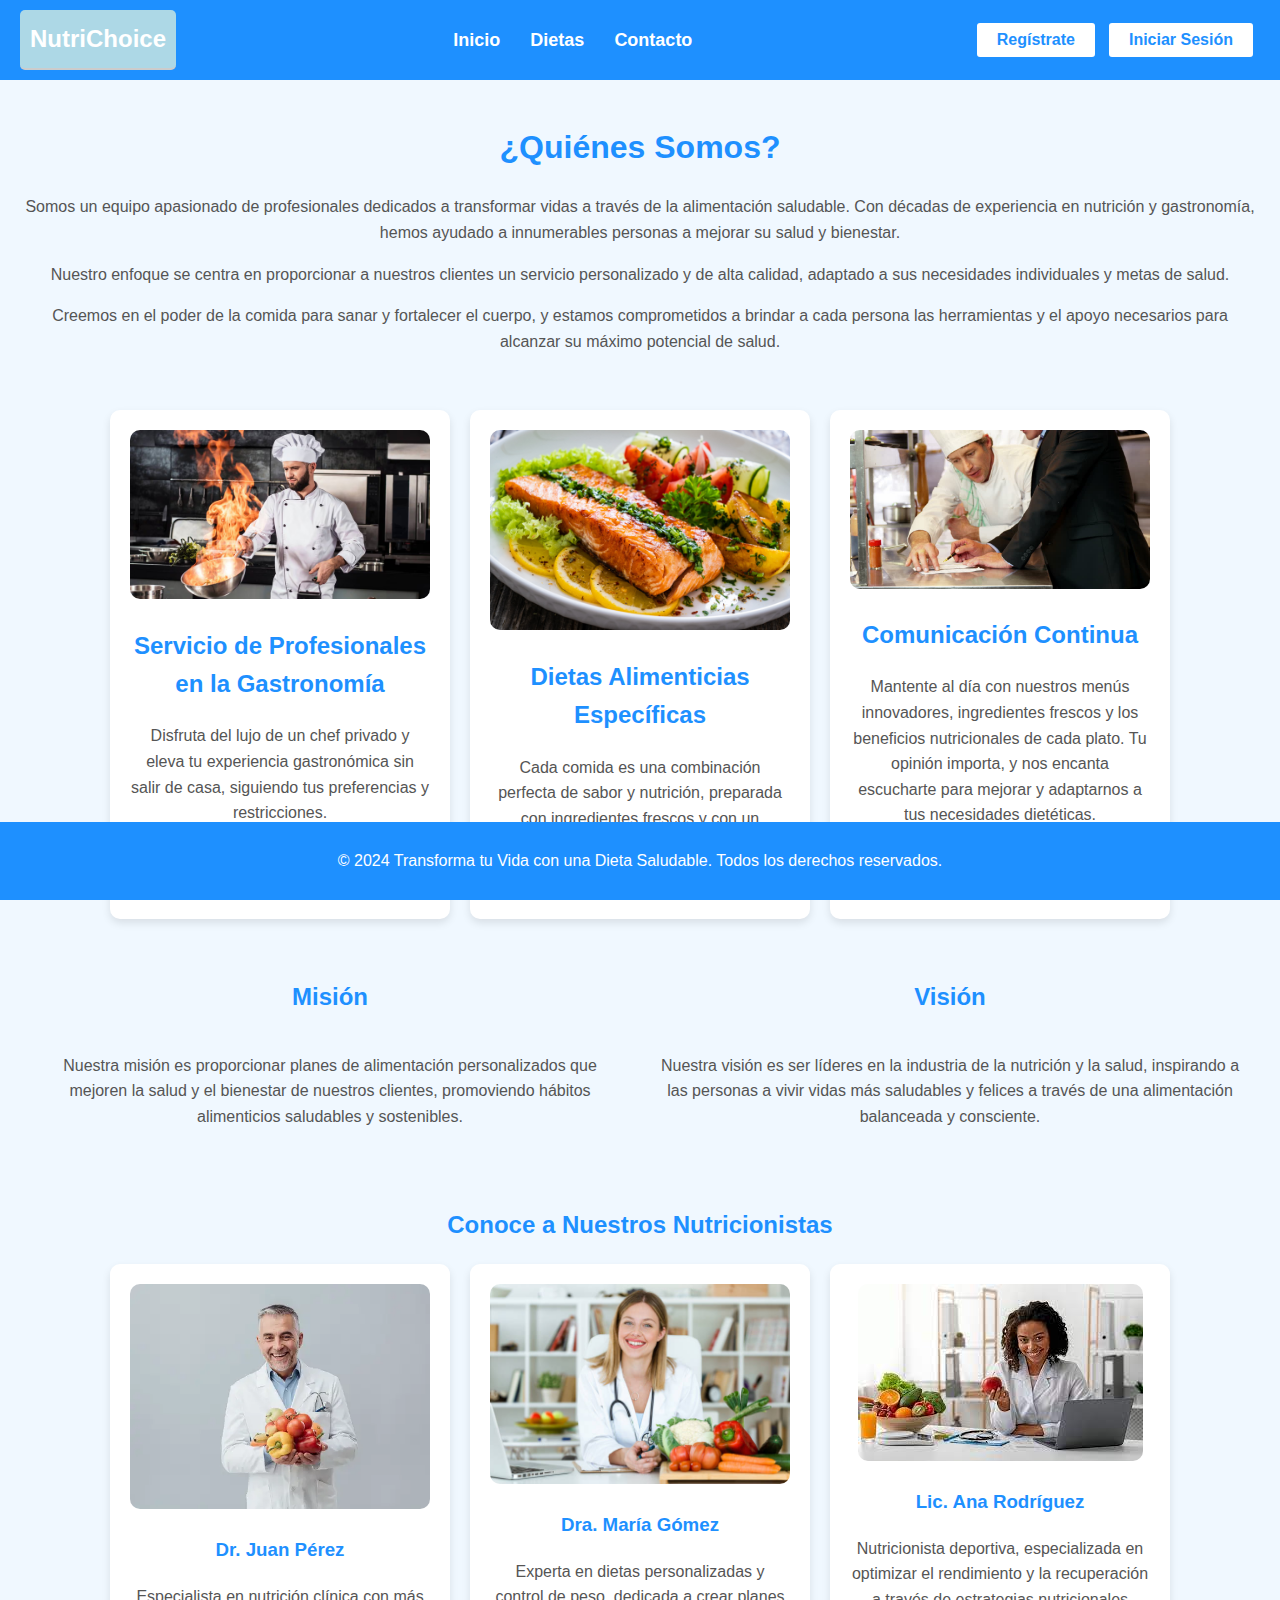
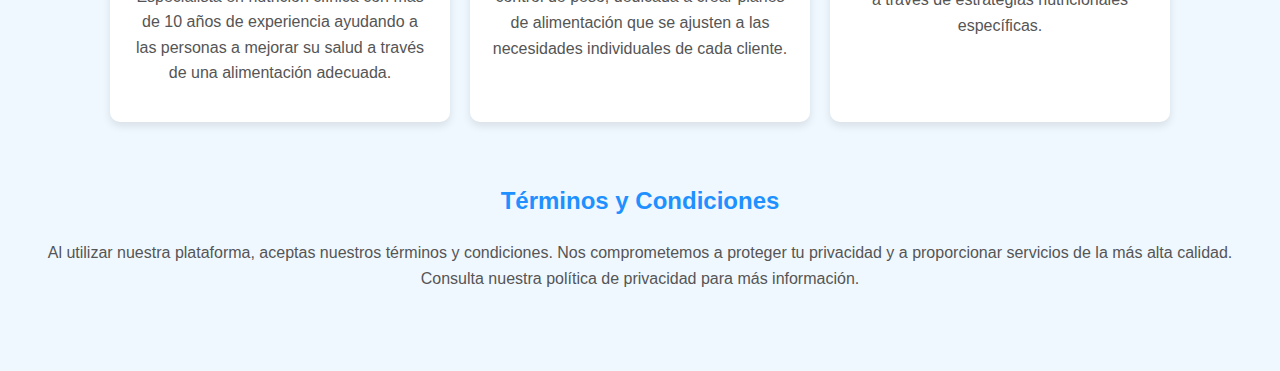
<file: index.html>
<!DOCTYPE html>
<html lang="es">
<head>
    <meta charset="UTF-8">
    <meta name="viewport" content="width=device-width, initial-scale=1.0">
    <title>Transforma tu Vida con una Dieta Saludable</title>
    <link rel="stylesheet" href="/Estilos/style.css">
</head>
<body>
    <div class="navbar">
        <div class="navbar_container">
            <h4>NutriChoice</h4>
            <div class="navbar_items">
                
                <a href="Index.html">Inicio</a>
                <a href="Estilos/view/dietas.html">Dietas</a>
                <a href="Estilos/view/contacto.html">Contacto</a>
            </div>
            <div class="navbar_buttons">
                <button class="button" onclick="location.href='Estilos/view/resgistro.html'" type="button">
                  Regístrate
                </button>
                <button class="button" onclick="location.href='Estilos/view/login.html'" type="button">
                  Iniciar Sesión
                </button>
            </div>
        </div>
    </div>

    <section class="intro">
      <h1>¿Quiénes Somos?</h1>
      <p>Somos un equipo apasionado de profesionales dedicados a transformar vidas a través de la alimentación saludable. Con décadas de experiencia en nutrición y gastronomía, hemos ayudado a innumerables personas a mejorar su salud y bienestar.</p>
      <p>Nuestro enfoque se centra en proporcionar a nuestros clientes un servicio personalizado y de alta calidad, adaptado a sus necesidades individuales y metas de salud.</p>
      <p>Creemos en el poder de la comida para sanar y fortalecer el cuerpo, y estamos comprometidos a brindar a cada persona las herramientas y el apoyo necesarios para alcanzar su máximo potencial de salud.</p>
  </section>

    <section class="services">
        <div class="container">
            <div class="card">
                <img src="Estilos/Source/img/chef.jpg" alt="Imagen 1">
                <h2>Servicio de Profesionales en la Gastronomía</h2>
                <p>Disfruta del lujo de un chef privado y eleva tu experiencia gastronómica sin salir de casa, siguiendo tus preferencias y restricciones.</p>
            </div>
            <div class="card">
                <img src="Estilos/Source/img/comida.jpg" alt="Imagen 2">
                <h2>Dietas Alimenticias Específicas</h2>
                <p>Cada comida es una combinación perfecta de sabor y nutrición, preparada con ingredientes frescos y con un profundo conocimiento de tus necesidades.</p>
            </div>
            <div class="card">
                <img src="Estilos/Source/img/comunicacion.jpg" alt="Imagen 3">
                <h2>Comunicación Continua</h2>
                <p>Mantente al día con nuestros menús innovadores, ingredientes frescos y los beneficios nutricionales de cada plato. Tu opinión importa, y nos encanta escucharte para mejorar y adaptarnos a tus necesidades dietéticas.</p>
            </div>
        </div>
    </section>

    <section class="mission-vision">
      <div class="mission">
          <h2>Misión</h2>
          <div class="mission_info">
              
              <p>Nuestra misión es proporcionar planes de alimentación personalizados que mejoren la salud y el bienestar de nuestros clientes, promoviendo hábitos alimenticios saludables y sostenibles.</p>
          </div>
      </div>
      <div class="vision">
          <h2>Visión</h2>
          <div class="vision_info">
              
              <p>Nuestra visión es ser líderes en la industria de la nutrición y la salud, inspirando a las personas a vivir vidas más saludables y felices a través de una alimentación balanceada y consciente.</p>
          </div>
      </div>
  </section>

    <section class="team">
        <h2>Conoce a Nuestros Nutricionistas</h2>
        <div class="container">
            <div class="card">
                <img src="/Estilos/Source/img/nutricionista.webp" alt="Nutricionista 1">
                <h3>Dr. Juan Pérez</h3>
                <p>Especialista en nutrición clínica con más de 10 años de experiencia ayudando a las personas a mejorar su salud a través de una alimentación adecuada.</p>
            </div>
            <div class="card">
                <img src="/Estilos/Source/img/nutricionista2.jpg" alt="Nutricionista 2">
                <h3>Dra. María Gómez</h3>
                <p>Experta en dietas personalizadas y control de peso, dedicada a crear planes de alimentación que se ajusten a las necesidades individuales de cada cliente.</p>
            </div>
            <div class="card">
                <img src="/Estilos/Source/img/nutricionista3.jpeg" alt="Nutricionista 3">
                <h3>Lic. Ana Rodríguez</h3>
                <p>Nutricionista deportiva, especializada en optimizar el rendimiento y la recuperación a través de estrategias nutricionales específicas.</p>
            </div>
        </div>
    </section>



    <section class="terms-conditions" style="padding-bottom: 5%;">
        <h2>Términos y Condiciones</h2>
        <p>Al utilizar nuestra plataforma, aceptas nuestros términos y condiciones. Nos comprometemos a proteger tu privacidad y a proporcionar servicios de la más alta calidad. Consulta nuestra política de privacidad para más información.</p>
    </section>

    <footer >
        <p>&copy; 2024 Transforma tu Vida con una Dieta Saludable. Todos los derechos reservados.</p>
    </footer>
</body>
</html>
</file>
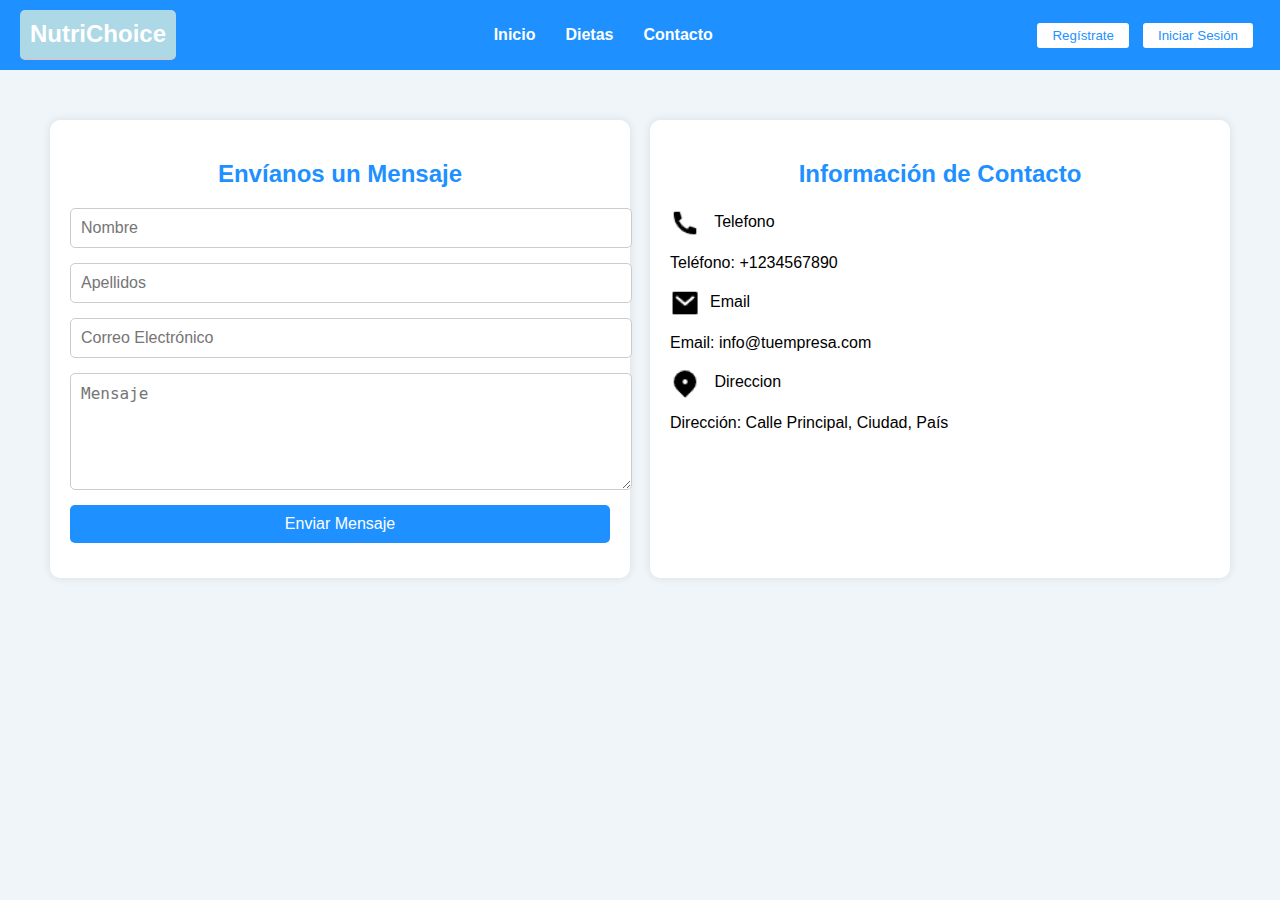
<file: Estilos/view/contacto.html>
<!DOCTYPE html>
<html lang="es">
<head>
    <meta charset="UTF-8">
    <meta name="viewport" content="width=device-width, initial-scale=1.0">
    <title>Contacto</title>
    <link rel="stylesheet" href="/Estilos/contacto.css">
</head>
<body>
    <div class="navbar">
        <div class="navbar_container">
            <h4>NutriChoice</h4>
            <div class="navbar_items">
                <a href="../../Index.html">Inicio</a>
                <a href="dietas.html">Dietas</a>
                <a href="contacto.html">Contacto</a>
            </div>
            <div class="navbar_buttons">
                <button class="button" onclick="location.href='resgistro.html'" type="button">
                  Regístrate
                </button>
                <button class="button" onclick="location.href='login.html'" type="button">
                  Iniciar Sesión
                </button>
            </div>
        </div>
    </div>

    <div class="container">
        <div class="contact-form">
            <h2>Envíanos un Mensaje</h2>
            <form action="#" method="POST">
                <input type="text" name="nombre" placeholder="Nombre" required>
                <input type="text" name="apellidos" placeholder="Apellidos" required>
                <input type="email" name="email" placeholder="Correo Electrónico" required>
                <textarea name="mensaje" placeholder="Mensaje" rows="5" required></textarea>
                <button type="submit">Enviar Mensaje</button>
            </form>
        </div>
        <div class="contact-info">
            <h2>Información de Contacto</h2>
            <div class="contact-item">
                <img src="../Source/img/phone-fill.png" alt="Teléfono"> Telefono
                <p>Teléfono: +1234567890</p>
            </div>
            <div class="contact-item">
                <img src="../Source/img/mail-fill.png" alt="Correo electrónico">Email
                <p>Email: info@tuempresa.com</p>
            </div>
            <div class="contact-item">
                <img src="../Source/img/map-pin-2-fill.png" alt="Dirección"> Direccion 
                <p>Dirección: Calle Principal, Ciudad, País</p>
            </div>
            <!-- Agrega más información de contacto si es necesario -->
        </div>
    </div>
</body>
</html>
</file>
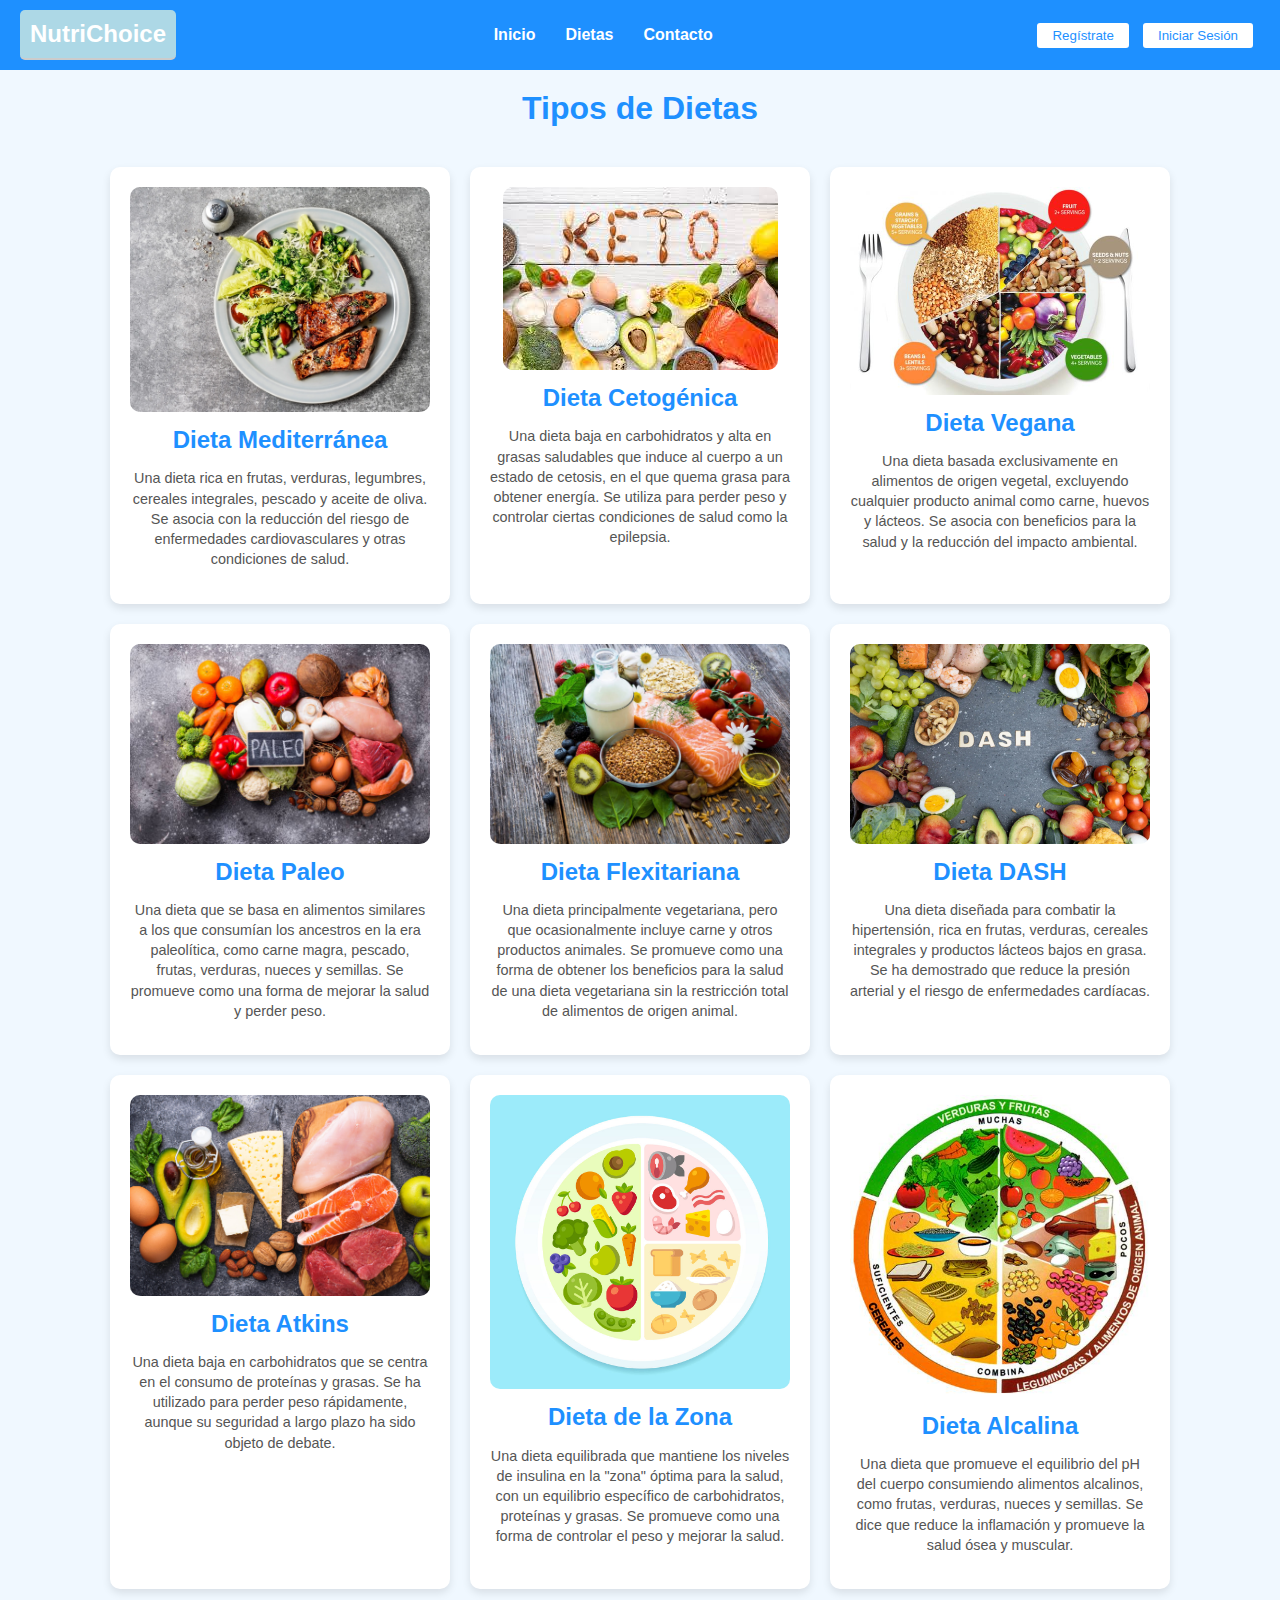
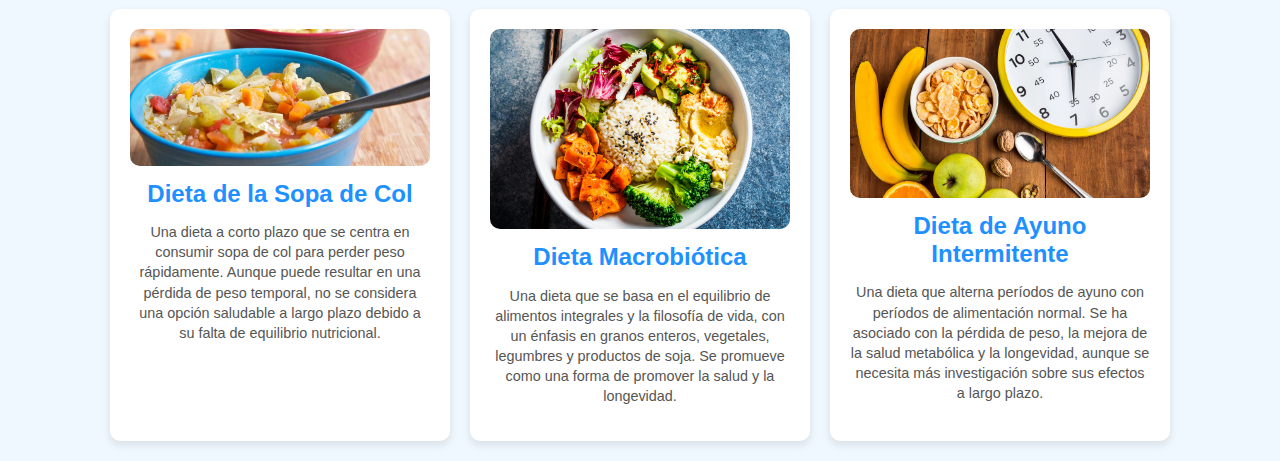
<file: Estilos/view/dietas.html>
<!DOCTYPE html>
<html lang="es">
<head>
    <meta charset="UTF-8">
    <meta name="viewport" content="width=device-width, initial-scale=1.0">
    <title>10 Tipos de Dietas</title>
    <link rel="stylesheet" href="../dietas.css">
</head>
<body>
    <div class="navbar">
        <div class="navbar_container">
            <h4>NutriChoice</h4>
            <div class="navbar_items">
                <a href="../../Index.html">Inicio</a>
                <a href="dietas.html">Dietas</a>
                <a href="contacto.html">Contacto</a>
            </div>
            <div class="navbar_buttons">
                <button class="button" onclick="location.href='registro.html'" type="button">
                  Regístrate
                </button>
                <button class="button" onclick="location.href='login.html'" type="button">
                  Iniciar Sesión
                </button>
            </div>
        </div>
    </div>

    <h1>Tipos de Dietas</h1>
    <div class="card-container">
        <!-- Repite este bloque para cada dieta -->
        <div class="card">
            <img src="../Source/img/DIETA mediterrania.jpg" alt="Imagen de la Dieta Mediterránea">
            <h2>Dieta Mediterránea</h2>
            <p>Una dieta rica en frutas, verduras, legumbres, cereales integrales, pescado y aceite de oliva. Se asocia con la reducción del riesgo de enfermedades cardiovasculares y otras condiciones de salud.</p>
        </div>
        
        <div class="card">
            <img src="../Source/img/keto.jpeg" alt="Imagen de la Dieta Cetogénica">
            <h2>Dieta Cetogénica</h2>
            <p>Una dieta baja en carbohidratos y alta en grasas saludables que induce al cuerpo a un estado de cetosis, en el que quema grasa para obtener energía. Se utiliza para perder peso y controlar ciertas condiciones de salud como la epilepsia.</p>
        </div>
        
        <div class="card">
            <img src="../Source/img/vegana.jpg" alt="Imagen de la Dieta Vegana">
            <h2>Dieta Vegana</h2>
            <p>Una dieta basada exclusivamente en alimentos de origen vegetal, excluyendo cualquier producto animal como carne, huevos y lácteos. Se asocia con beneficios para la salud y la reducción del impacto ambiental.</p>
        </div>
        
        <div class="card">
            <img src="../Source/img/paleo.jpg" alt="Imagen de la Dieta Paleo">
            <h2>Dieta Paleo</h2>
            <p>Una dieta que se basa en alimentos similares a los que consumían los ancestros en la era paleolítica, como carne magra, pescado, frutas, verduras, nueces y semillas. Se promueve como una forma de mejorar la salud y perder peso.</p>
        </div>
        
        <div class="card">
            <img src="../Source/img/flexitariana.jpeg" alt="Imagen de la Dieta Flexitariana">
            <h2>Dieta Flexitariana</h2>
            <p>Una dieta principalmente vegetariana, pero que ocasionalmente incluye carne y otros productos animales. Se promueve como una forma de obtener los beneficios para la salud de una dieta vegetariana sin la restricción total de alimentos de origen animal.</p>
        </div>
        
        <div class="card">
            <img src="../Source/img/dieta-dash.jpg" alt="Imagen de la Dieta DASH">
            <h2>Dieta DASH</h2>
            <p>Una dieta diseñada para combatir la hipertensión, rica en frutas, verduras, cereales integrales y productos lácteos bajos en grasa. Se ha demostrado que reduce la presión arterial y el riesgo de enfermedades cardíacas.</p>
        </div>
        
        <div class="card">
            <img src="../Source/img/Atkins.jpg" alt="Imagen de la Dieta Atkins">
            <h2>Dieta Atkins</h2>
            <p>Una dieta baja en carbohidratos que se centra en el consumo de proteínas y grasas. Se ha utilizado para perder peso rápidamente, aunque su seguridad a largo plazo ha sido objeto de debate.</p>
        </div>
        
        <div class="card">
            <img src="../Source/img/Dieta-de-la-zona-.jpg" alt="Imagen de la Dieta de la Zona">
            <h2>Dieta de la Zona</h2>
            <p>Una dieta equilibrada que mantiene los niveles de insulina en la "zona" óptima para la salud, con un equilibrio específico de carbohidratos, proteínas y grasas. Se promueve como una forma de controlar el peso y mejorar la salud.</p>
        </div>
        
        <div class="card">
            <img src="../Source/img/Alcalina.jpeg" alt="Imagen de la Dieta Alcalina">
            <h2>Dieta Alcalina</h2>
            <p>Una dieta que promueve el equilibrio del pH del cuerpo consumiendo alimentos alcalinos, como frutas, verduras, nueces y semillas. Se dice que reduce la inflamación y promueve la salud ósea y muscular.</p>
        </div>
        
        <div class="card">
            <img src="../Source/img/dieta-sopa-de-col.jpg" alt="Imagen de la Dieta de la Sopa de Col">
            <h2>Dieta de la Sopa de Col</h2>
            <p>Una dieta a corto plazo que se centra en consumir sopa de col para perder peso rápidamente. Aunque puede resultar en una pérdida de peso temporal, no se considera una opción saludable a largo plazo debido a su falta de equilibrio nutricional.</p>
        </div>
        
        <div class="card">
            <img src="../Source/img/Dieta Macrobiótica.jpg" alt="Imagen de la Dieta Macrobiótica">
            <h2>Dieta Macrobiótica</h2>
            <p>Una dieta que se basa en el equilibrio de alimentos integrales y la filosofía de vida, con un énfasis en granos enteros, vegetales, legumbres y productos de soja. Se promueve como una forma de promover la salud y la longevidad.</p>
        </div>
        
        <div class="card">
            <img src="../Source/img/Dieta de Ayuno Intermitente.jpg" alt="Imagen de la Dieta de Ayuno Intermitente">
            <h2>Dieta de Ayuno Intermitente</h2>
            <p>Una dieta que alterna períodos de ayuno con períodos de alimentación normal. Se ha asociado con la pérdida de peso, la mejora de la salud metabólica y la longevidad, aunque se necesita más investigación sobre sus efectos a largo plazo.</p>
        </div>
        <!-- Fin del bloque -->
    </div>
</body>
</html>
</file>
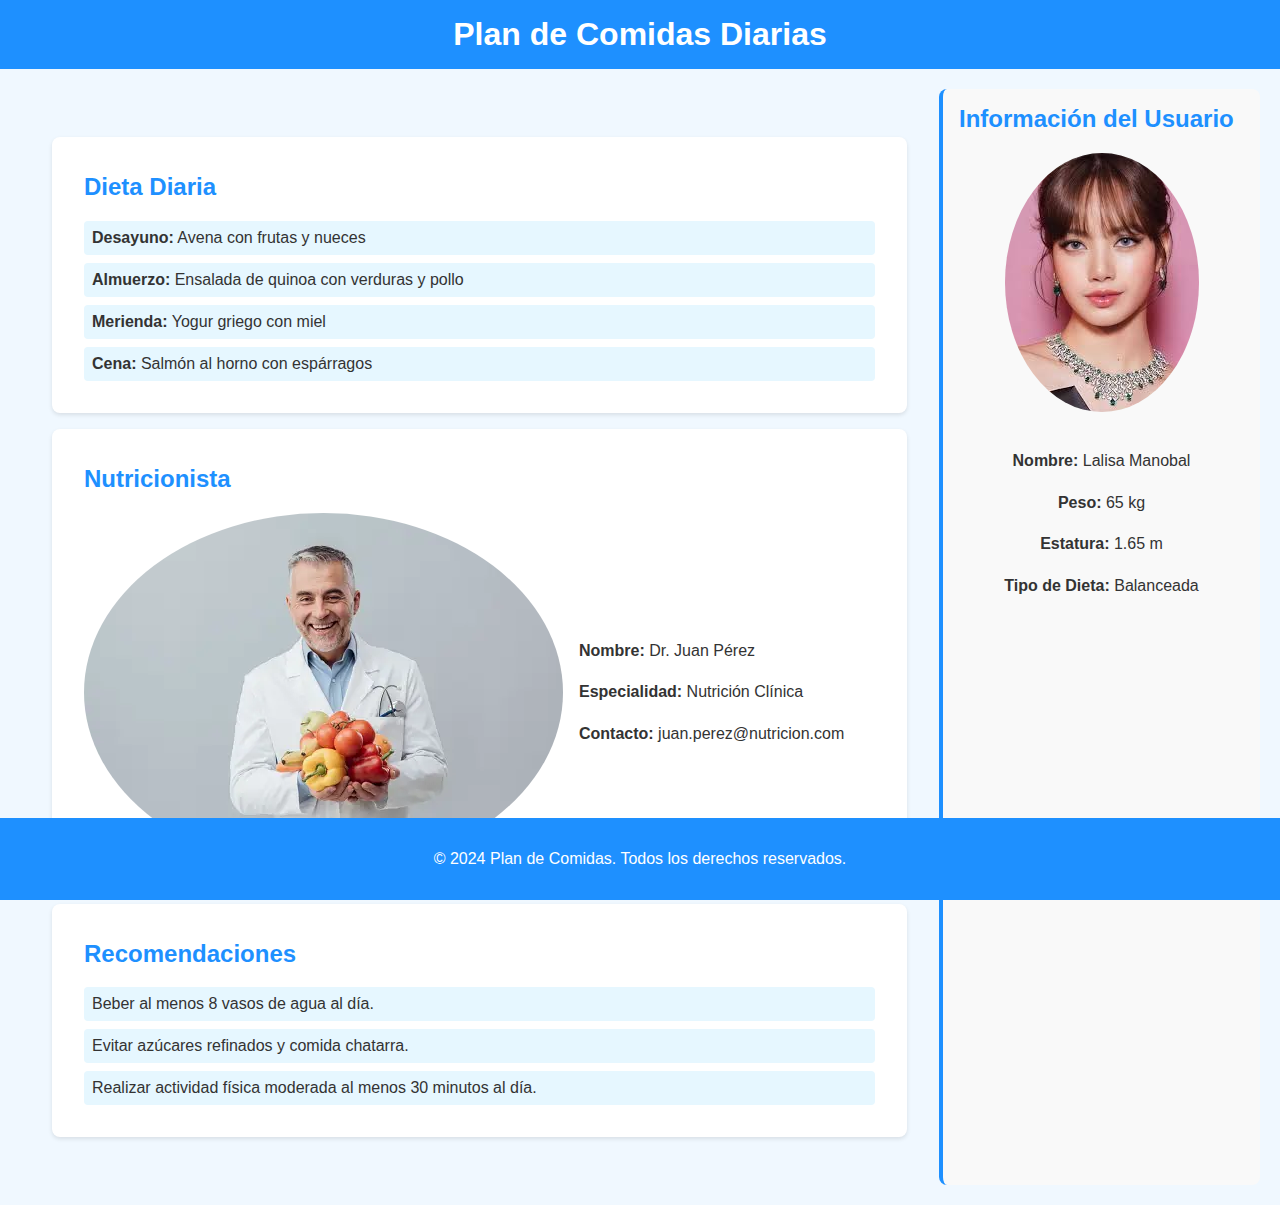
<file: Estilos/view/inicio_sesion.html>
<!DOCTYPE html>
<html lang="es">
<head>
    <meta charset="UTF-8">
    <meta name="viewport" content="width=device-width, initial-scale=1.0">
    <title>Plan de Comidas</title>
    <link rel="stylesheet" href="../inicio.css">
</head>
<body>
    <header>
        <h1>Plan de Comidas Diarias</h1>
    </header>
    <div class="container">
        <main>
            <section class="diet-plan">
                <h2>Dieta Diaria</h2>
                <ul>
                    <li><strong>Desayuno:</strong> Avena con frutas y nueces</li>
                    <li><strong>Almuerzo:</strong> Ensalada de quinoa con verduras y pollo</li>
                    <li><strong>Merienda:</strong> Yogur griego con miel</li>
                    <li><strong>Cena:</strong> Salmón al horno con espárragos</li>
                </ul>
            </section>
            <section class="nutritionist-info">
                <h2>Nutricionista</h2>
                <div class="nutri-card">
                    <img src="../Source/img/nutricionista.webp" alt="Dr. Juan Pérez">
                    <div class="nutri-details">
                        <p><strong>Nombre:</strong> Dr. Juan Pérez</p>
                        <p><strong>Especialidad:</strong> Nutrición Clínica</p>
                        <p><strong>Contacto:</strong> juan.perez@nutricion.com</p>
                    </div>
                </div>
            </section>
            <section class="recommendations">
                <h2>Recomendaciones</h2>
                <ul>
                    <li>Beber al menos 8 vasos de agua al día.</li>
                    <li>Evitar azúcares refinados y comida chatarra.</li>
                    <li>Realizar actividad física moderada al menos 30 minutos al día.</li>
                </ul>
            </section>
        </main>
        <aside>
            <h2>Información del Usuario</h2>
            <div class="user-info">
                <img src="../Source/img/lisa.jpeg" alt="María Gómez">
                <div class="user-details">
                    <p><strong>Nombre:</strong> Lalisa Manobal</p>
                    <p><strong>Peso:</strong> 65 kg</p>
                    <p><strong>Estatura:</strong> 1.65 m</p>
                    <p><strong>Tipo de Dieta:</strong> Balanceada</p>
                </div>
            </div>
        </aside>
    </div>
    <footer>
        <p>&copy; 2024 Plan de Comidas. Todos los derechos reservados.</p>
    </footer>
</body>
</html>
</file>
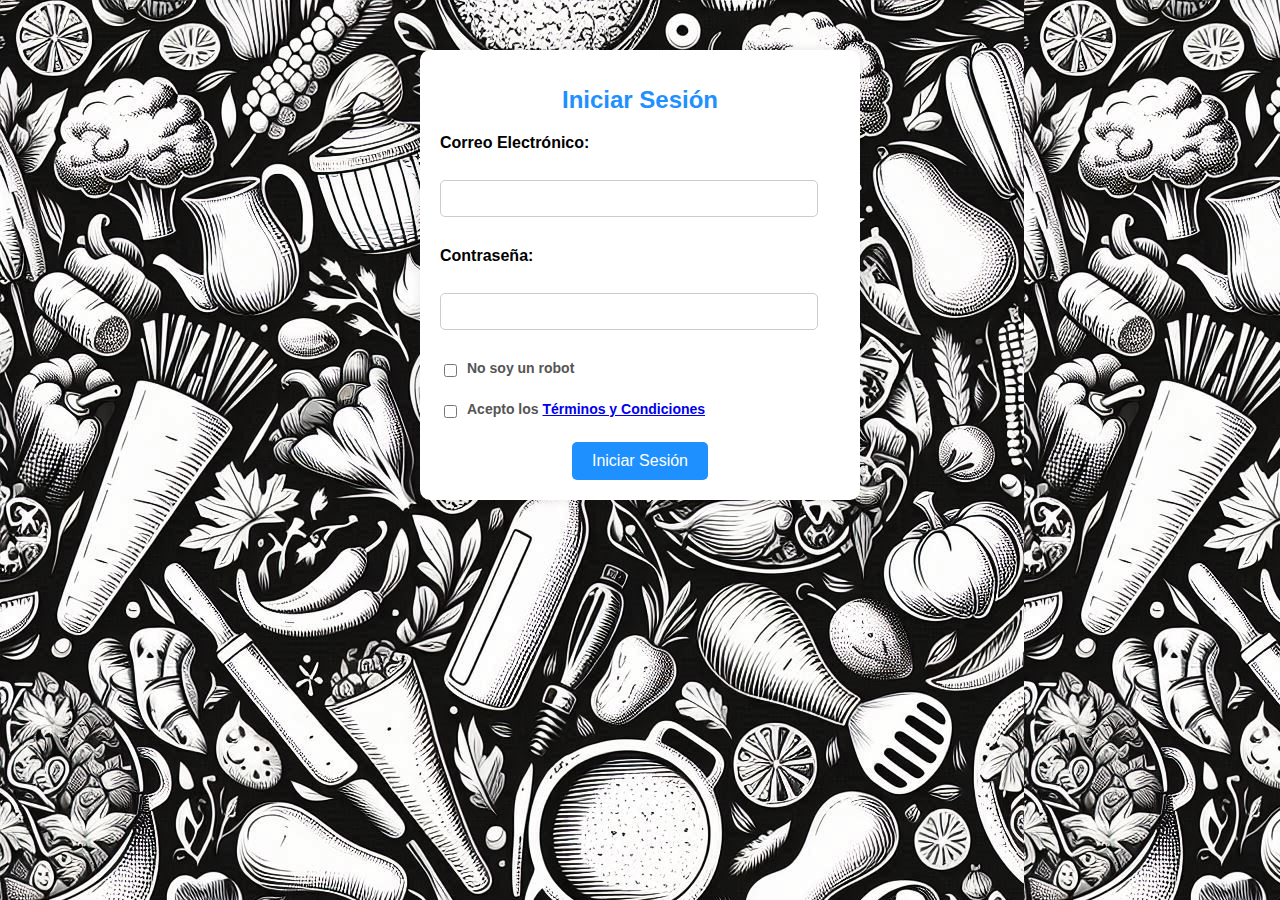
<file: Estilos/view/login.html>
<!DOCTYPE html>
<html lang="es">
<head>
    <meta charset="UTF-8">
    <meta name="viewport" content="width=device-width, initial-scale=1.0">
    <title>Iniciar Sesión</title>
    <link rel="stylesheet" href="../login.css">
</head>
<body>
    <div class="login-container">
        <form>
            <h1>Iniciar Sesión</h1>
            <div class="input-group">
                <label for="correo">Correo Electrónico:</label><br>
                <input type="email" id="correo" name="correo" required><br>
            </div>
            <div class="input-group">
                <label for="password">Contraseña:</label><br>
                <input type="password" id="password" name="password" required><br>
            </div>
            <div class="input-group checkbox-group">
                <input type="checkbox" id="robot" name="robot" required>
                <label for="robot">No soy un robot</label><br>
            </div>
            <div class="input-group checkbox-group">
                <input type="checkbox" id="terms" name="terms" required>
                <label for="terms">Acepto los <a href="#">Términos y Condiciones</a></label><br>
            </div>
            <input onclick="location.href='inicio_sesion.html'" type="button" value="Iniciar Sesión">
        </form>
    </div>
</body>
</html>
</file>
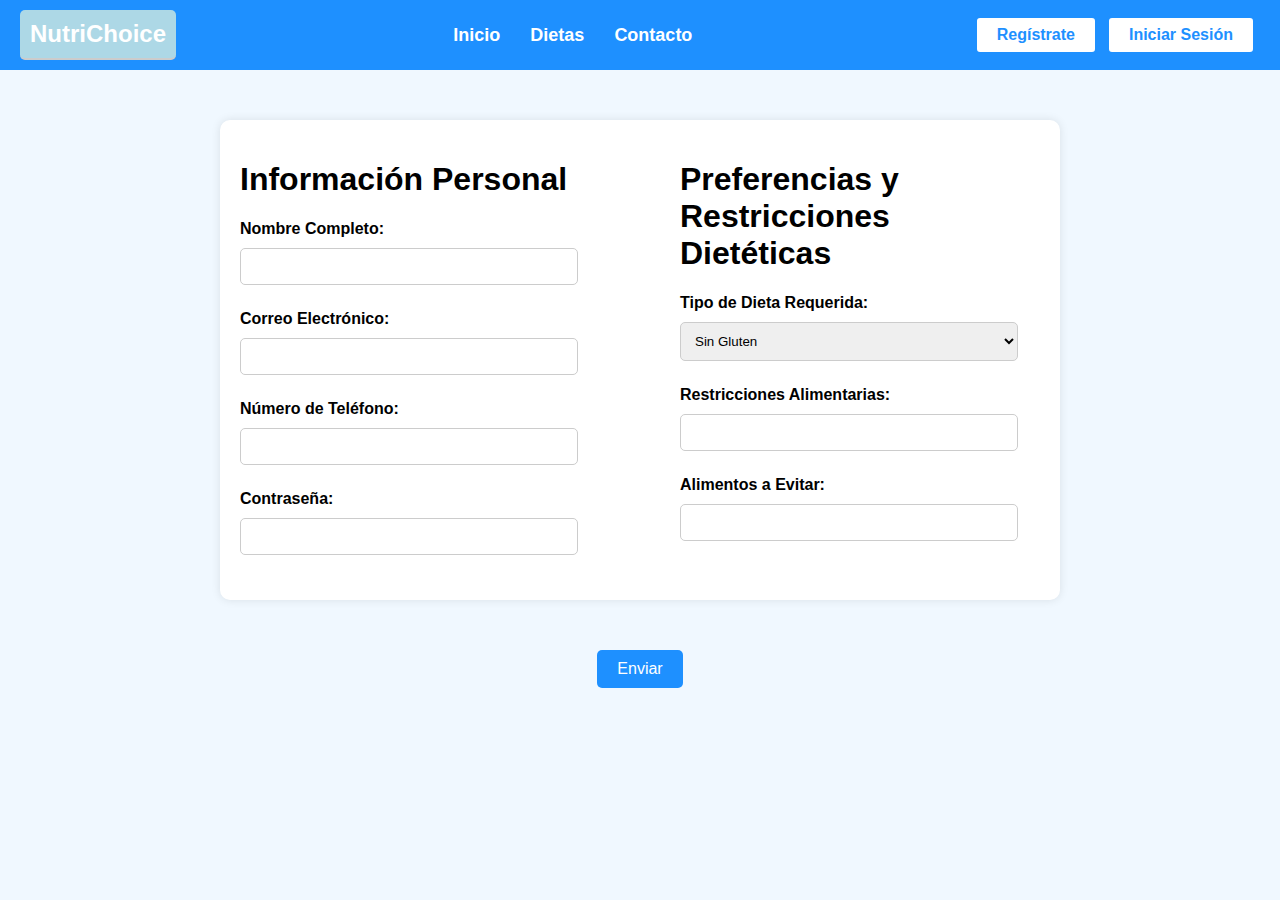
<file: Estilos/view/resgistro.html>
<!DOCTYPE html>
<html lang="es">
<head>
    <meta charset="UTF-8">
    <meta name="viewport" content="width=device-width, initial-scale=1.0">
    <title>Formulario de Información Personal</title>
    <link rel="stylesheet" href="../register.css">
</head>
<body>
    
    <div class="navbar">
        <div class="navbar_container">
            <h4>NutriChoice</h4>
            <div class="navbar_items">
                <a href="../../Index.html">Inicio</a>
                <a href="../view/dietas.html">Dietas</a>
                <a href="contacto.html">Contacto</a>
            </div>
            <div class="navbar_buttons">
                <button class="button" onclick="location.href='registro.html'" type="button">
                  Regístrate
                </button>
                <button class="button" onclick="location.href='login.html'" type="button">
                  Iniciar Sesión
                </button>
            </div>
        </div>
    </div>
    <form>
        <div class="form-container">
            <div class="form-column">
                <h1>Información Personal</h1>
                <div class="form-group">
                    <label for="nombre">Nombre Completo:</label>
                    <input type="text" id="nombre" name="nombre" required>
                </div>
                <div class="form-group">
                    <label for="correo">Correo Electrónico:</label>
                    <input type="email" id="correo" name="correo" required>
                </div>
                <div class="form-group">
                    <label for="telefono">Número de Teléfono:</label>
                    <input type="tel" id="telefono" name="telefono">
                </div>
                <div class="form-group">
                    <label for="contrasena">Contraseña:</label>
                    <input type="password" id="contrasena" name="contrasena" required>
                </div>
            </div>
            <div class="form-column">
                <h1>Preferencias y Restricciones Dietéticas</h1>
                <div class="form-group">
                    <label for="dieta">Tipo de Dieta Requerida:</label>
                    <select id="dieta" name="dieta" required>
                        <option value="sinGluten">Sin Gluten</option>
                        <option value="bajaCarbo">Baja en Carbohidratos</option>
                        <!-- Añade más opciones según sea necesario -->
                    </select>
                </div>
                <div class="form-group">
                    <label for="restricciones">Restricciones Alimentarias:</label>
                    <input type="text" id="restricciones" name="restricciones">
                </div>
                <div class="form-group">
                    <label for="evitar">Alimentos a Evitar:</label>
                    <input type="text" id="evitar" name="evitar">
                </div>
            </div>
        </div>
        <div class="form-submit">
            <input type="submit" value="Enviar">
        </div>
    </form>
</body>
</html>
</file>
<file: Estilos/style.css>
body {
    font-family: 'Arial', sans-serif;
    margin: 0;
    padding: 0;
    background-color: #f0f8ff;
    color: #333;
    font-size: 16px;
    line-height: 1.6;
}

.navbar {
    background-color: #1e90ff;
    padding: 10px 20px;
}

.navbar_container {
    display: flex;
    justify-content: space-between;
    align-items: center;
}

.navbar_items {
    display: flex;
    justify-content: center;
    flex: 1;
}

.navbar_items a {
    color: white;
    text-decoration: none;
    margin: 0 15px;
    font-weight: bold;
    font-size: 18px;
    transition: color 0.3s ease;
}

.navbar_items a:hover {
    color: #87ceeb;
}

.navbar h4 {
    font-size: 24px; /* Ajusta el tamaño del texto */
    font-weight: bold; /* Hace el texto más grueso */
    color: white; /* Cambia el color del texto */
    font-family: 'Arial', sans-serif; /* Cambia el estilo de la fuente */
    padding: 10px; /* Añade espacio alrededor del texto */
    margin: 0; /* Elimina el margen por defecto */
    border-bottom: 2px solid #ccc; /* Añade un borde inferior */
    background-color: #add8e6; /* Añade un fondo */
    border-radius: 5px; /* Añade bordes redondeados */
}

.navbar_buttons {
    display: flex;
}

.button {
    background-color: white;
    border: 2px solid #1e90ff;
    color: #1e90ff;
    padding: 8px 20px;
    margin: 0 5px;
    cursor: pointer;
    border-radius: 5px;
    font-size: 16px;
    font-weight: bold;
    transition: all 0.3s ease;
}

.button:hover {
    background-color: #1e90ff;
    color: white;
}

.mission-vision {
    display: flex;
    justify-content: space-around;
    align-items: center;
    padding: 40px 0;
}

.mission, .vision {
    flex: 1;
    padding: 0 20px;
}

.mission h2, .vision h2 {
    color: #1e90ff;
    font-family: 'Arial Black', sans-serif;
    font-size: 24px;
    margin-bottom: 20px;
}

.mission_info, .vision_info {
    display: flex;
    align-items: center;
    justify-content: center;
    text-align: center;
}

.mission_info img, .vision_info img {
    width: 80px;
    height: 80px;
    margin-right: 20px;
}

.mission_info p, .vision_info p {
    color: #555;
    font-size: 18px;
    line-height: 1.6;
}



.intro, .services, .mission-vision, .team, .creators, .terms-conditions {
    padding: 20px;
    text-align: center;
}

h1, h2, h3 {
    color: #1e90ff;
    font-family: 'Arial Black', sans-serif;
}

.intro p, .services p, .mission-vision p, .team p, .creators p, .terms-conditions p {
    color: #555;
    font-size: 1em;
    line-height: 1.6em;
}

.container {
    display: flex;
    flex-wrap: wrap;
    justify-content: center;
    gap: 20px;
}

.card {
    background: white;
    border-radius: 10px;
    box-shadow: 0 4px 8px rgba(0, 0, 0, 0.1);
    width: 300px;
    padding: 20px;
    text-align: center;
    transition: transform 0.3s ease;
}

.card img {
    border-radius: 10px;
    max-width: 100%;
    height: auto;
}

.card:hover {
    transform: translateY(-10px);
}

footer {
    background-color: #1e90ff;
    color: white;
    text-align: center;
    padding: 10px 0;
    position: fixed;
    width: 100%;
    bottom: 0;
}

@media (max-width: 768px) {
    .navbar_items {
        flex-direction: column;
        align-items: center;
    }

    .navbar_items a {
        margin: 10px 0;
    }

    .navbar_buttons {
        margin-top: 10px;
    }

    .container {
        flex-direction: column;
        align-items: center;
    }

    .card {
        width: 90%;
    }
}
</file>
<file: Estilos/contacto.css>
body {
    font-family: Arial, sans-serif;
    margin: 0;
    padding: 0;
    background-color: #f0f5f9;
}

.navbar {
    background-color: #1e90ff;
    padding: 10px 20px;
}

.navbar_container {
    display: flex;
    justify-content: space-between;
    align-items: center;
}

.navbar_items {
    display: flex;
    justify-content: center;
    flex: 1;
}

.navbar_items a {
    color: white;
    text-decoration: none;
    margin: 0 15px;
    font-weight: bold;
}

.navbar_buttons {
    display: flex;
}

.navbar a:hover {
    background-color: #ddd;
    color: #2E4053;
}


.button {
    background-color: white;
    border: 2px solid #1e90ff;
    color: #1e90ff;
    padding: 5px 15px;
    margin: 0 5px;
    cursor: pointer;
    border-radius: 5px;
    transition: all 0.3s ease;
}

.button:hover {
    background-color: #1e90ff;
    color: white;
}

.container {
    display: flex;
    justify-content: space-around;
    max-width: 1200px;
    margin: 50px auto;
}

.contact-form,
.contact-info {
    width: 45%;
}

.contact-form {
    background-color: #fff;
    padding: 20px;
    border-radius: 10px;
    box-shadow: 0 0 10px rgba(0, 0, 0, 0.1);
}

.contact-form h2 {
    color: #1e90ff;
    text-align: center;
    margin-bottom: 20px;
}

.contact-form input,
.contact-form textarea,
.contact-form button {
    display: block;
    width: 100%;
    margin-bottom: 15px;
    padding: 10px;
    font-size: 16px;
    border-radius: 5px;
    border: 1px solid #ccc;
}


.navbar h4 {
    font-size: 24px; /* Ajusta el tamaño del texto */
    font-weight: bold; /* Hace el texto más grueso */
    color: white; /* Cambia el color del texto */
    font-family: 'Arial', sans-serif; /* Cambia el estilo de la fuente */
    padding: 10px; /* Añade espacio alrededor del texto */
    margin: 0; /* Elimina el margen por defecto */
    border-bottom: 2px solid #ccc; /* Añade un borde inferior */
    background-color: #add8e6; /* Añade un fondo */
    border-radius: 5px; /* Añade bordes redondeados */
}

.contact-form button {
    background-color: #1e90ff;
    color: #fff;
    border: none;
    cursor: pointer;
}

.contact-info {
    background-color: #fff;
    padding: 20px;
    border-radius: 10px;
    box-shadow: 0 0 10px rgba(0, 0, 0, 0.1);
}

.contact-info h2 {
    color: #1e90ff;
    text-align: center;
    margin-bottom: 20px;
}

.contact-item {
    margin-bottom: 15px;
}

.contact-item img {
    width: 30px;
    height: 30px;
    margin-right: 10px;
    vertical-align: middle;
}
</file>
<file: Estilos/dietas.css>
body {
    font-family: 'Arial', sans-serif;
    margin: 0;
    padding: 0;
    background-color: #f0f8ff;
    color: #333;
}

.navbar {
    background-color: #1e90ff;
    padding: 10px 20px;
}

.navbar_container {
    display: flex;
    justify-content: space-between;
    align-items: center;
}

.navbar_items {
    display: flex;
    justify-content: center;
    flex: 1;
}

.navbar_items a {
    color: white;
    text-decoration: none;
    margin: 0 15px;
    font-weight: bold;
}

.navbar_buttons {
    display: flex;
}

.navbar a:hover {
    background-color: #ddd;
    color: #2E4053;
}


.navbar h4 {
    font-size: 24px; /* Ajusta el tamaño del texto */
    font-weight: bold; /* Hace el texto más grueso */
    color: white; /* Cambia el color del texto */
    font-family: 'Arial', sans-serif; /* Cambia el estilo de la fuente */
    padding: 10px; /* Añade espacio alrededor del texto */
    margin: 0; /* Elimina el margen por defecto */
    border-bottom: 2px solid #ccc; /* Añade un borde inferior */
    background-color: #add8e6; /* Añade un fondo */
    border-radius: 5px; /* Añade bordes redondeados */
}

.button {
    background-color: white;
    border: 2px solid #1e90ff;
    color: #1e90ff;
    padding: 5px 15px;
    margin: 0 5px;
    cursor: pointer;
    border-radius: 5px;
    transition: all 0.3s ease;
}

.button:hover {
    background-color: #1e90ff;
    color: white;
}

h1 {
    text-align: center;
    margin: 20px 0;
    color: #1e90ff;
}

.card-container {
    display: flex;
    flex-wrap: wrap;
    justify-content: center;
    gap: 20px;
    padding: 20px;
}

.card {
    background: white;
    border-radius: 10px;
    box-shadow: 0 4px 8px rgba(0, 0, 0, 0.1);
    width: 300px;
    padding: 20px;
    text-align: center;
    transition: transform 0.3s ease;
}

.card img {
    border-radius: 10px;
    max-width: 100%;
    height: auto;
}

.card h2 {
    color: #1e90ff;
    margin: 10px 0;
}

.card p {
    color: #555;
    font-size: 0.9em;
    line-height: 1.4em;
}

.card:hover {
    transform: translateY(-10px);
}

@media (max-width: 768px) {
    .navbar_container {
        flex-direction: column;
    }

    .navbar_items {
        flex-direction: column;
        align-items: center;
    }

    .navbar_items a {
        margin: 10px 0;
    }

    .navbar_buttons {
        margin-top: 10px;
    }

    .card-container {
        flex-direction: column;
        align-items: center;
    }

    .card {
        width: 90%;
    }
}
</file>
<file: Estilos/inicio.css>
body {
    font-family: 'Arial', sans-serif;
    margin: 0;
    padding: 0;
    background-color: #f0f8ff;
    color: #333;
}

header {
    background-color: #1e90ff;
    color: white;
    padding: 1em 0;
    text-align: center;
}

h1 {
    margin: 0;
}

.navbar h4 {
    font-size: 24px; /* Ajusta el tamaño del texto */
    font-weight: bold; /* Hace el texto más grueso */
    color: white; /* Cambia el color del texto */
    font-family: 'Arial', sans-serif; /* Cambia el estilo de la fuente */
    padding: 10px; /* Añade espacio alrededor del texto */
    margin: 0; /* Elimina el margen por defecto */
    border-bottom: 2px solid #ccc; /* Añade un borde inferior */
    background-color: #add8e6; /* Añade un fondo */
    border-radius: 5px; /* Añade bordes redondeados */
}

.container {
    display: flex;
    justify-content: space-between;
    margin: 20px;
}

main {
    flex: 3;
    padding: 2em;
}

main section {
    background: white;
    border-radius: 8px;
    box-shadow: 0 2px 4px rgba(0, 0, 0, 0.1);
    margin: 1em 0;
    padding: 1em 2em;
}

main h2 {
    color: #1e90ff;
}

.diet-plan ul, .recommendations ul {
    list-style-type: none;
    padding: 0;
}

.diet-plan li, .recommendations li {
    background: #e6f7ff;
    border-radius: 4px;
    margin: 0.5em 0;
    padding: 0.5em;
}

.nutri-card {
    display: flex;
    align-items: center;
}

.nutri-card img {
    border-radius: 50%;
    margin-right: 1em;
}

.nutri-details {
    line-height: 1.6;
}

aside {
    flex: 1;
    background: #f9f9f9;
    border-left: 4px solid #1e90ff;
    border-radius: 8px;
    padding: 1em;
    position: sticky;
    top: 20px;
}

aside h2 {
    color: #1e90ff;
    margin-top: 0;
}

.user-info {
    text-align: center;
}

.user-info img {
    border-radius: 50%;
    margin-bottom: 1em;
}

.user-details {
    line-height: 1.6;
}

footer {
    background-color: #1e90ff;
    color: white;
    text-align: center;
    padding: 1em 0;
    position: fixed;
    bottom: 0;
    width: 100%;
}

@media (max-width: 768px) {
    .container {
        flex-direction: column;
        align-items: center;
    }

    main {
        width: 100%;
        padding: 1em;
    }

    main section {
        width: 100%;
        margin: 0.5em 0;
    }

    aside {
        width: 100%;
        border-left: none;
        border-top: 4px solid #1e90ff;
    }
}
</file>
<file: Estilos/login.css>
/* Estilos para el formulario de inicio de sesión */

body {
    background-image: url(Source/img/fondo.jpeg);
    font-family: Arial, sans-serif;
}

.login-container {
    max-width: 400px;
    margin: 50px auto;
    padding: 20px;
    background-color: #fff;
    border-radius: 10px;
    box-shadow: 0 0 10px rgba(0, 0, 0, 0.1);
}

form {
    text-align: center;
}

h1 {
    color: #1e90ff;
    font-size: 24px;
    margin-bottom: 20px;
}

.input-group {
    margin-bottom: 20px;
    text-align: left; /* Alineación del texto a la izquierda */
}

.input-group label {
    font-weight: bold;
    display: block; /* Para que los labels ocupen una línea completa */
    margin-bottom: 5px; /* Espacio entre el label y el input */
}

.input-group input[type="email"],
.input-group input[type="password"] {
    width: calc(100% - 22px); /* Restar el ancho del padding para mantener el ancho total */
    padding: 10px;
    margin-top: 5px;
    margin-bottom: 10px;
    border: 1px solid #ccc;
    border-radius: 5px;
    box-sizing: border-box;
}

.checkbox-group {
    text-align: left;
    display: flex;
    align-items: center;
    margin-top: 10px; /* Espacio superior para separar de los campos anteriores */
}

.checkbox-group input[type="checkbox"] {
    margin-right: 10px;
}

.checkbox-group label {
    font-size: 14px;
    color: #555;
}


input[type="button"] {
    background-color: #1e90ff;
    color: #fff;
    border: none;
    padding: 10px 20px;
    font-size: 16px;
    border-radius: 5px;
    cursor: pointer;
    transition: background-color 0.3s ease;
}

input[type="submit"]:hover {
    background-color: #0e77e8;
}
</file>
<file: Estilos/register.css>
/* Estilos para el formulario de registro */

body {
    font-family: Arial, sans-serif;
    background-color: #f0f8ff;
    margin: 0;
    padding: 0;
}

.navbar h4 {
    font-size: 24px; /* Ajusta el tamaño del texto */
    font-weight: bold; /* Hace el texto más grueso */
    color: white; /* Cambia el color del texto */
    font-family: 'Arial', sans-serif; /* Cambia el estilo de la fuente */
    padding: 10px; /* Añade espacio alrededor del texto */
    margin: 0; /* Elimina el margen por defecto */
    border-bottom: 2px solid #ccc; /* Añade un borde inferior */
    background-color: #add8e6; /* Añade un fondo */
    border-radius: 5px; /* Añade bordes redondeados */
}

.navbar {
    background-color: #1e90ff;
    padding: 10px 20px;
}

.navbar_container {
    display: flex;
    justify-content: space-between;
    align-items: center;
}

.navbar_items {
    display: flex;
    justify-content: center;
    flex: 1;
}

.navbar_items a {
    color: white;
    text-decoration: none;
    margin: 0 15px;
    font-weight: bold;
    font-size: 18px;
    transition: color 0.3s ease;
}

.navbar_items a:hover {
    color: #87ceeb;
}

.navbar_buttons {
    display: flex;
}

.button {
    background-color: white;
    border: 2px solid #1e90ff;
    color: #1e90ff;
    padding: 8px 20px;
    margin: 0 5px;
    cursor: pointer;
    border-radius: 5px;
    font-size: 16px;
    font-weight: bold;
    transition: all 0.3s ease;
}

.button:hover {
    background-color: #1e90ff;
    color: white;
}


.form-container {
    max-width: 800px;
    margin: 50px auto;
    padding: 20px;
    background-color: #fff;
    border-radius: 10px;
    box-shadow: 0 0 10px rgba(0, 0, 0, 0.1);
    display: flex;
    justify-content: space-between;
}

.form-column {
    width: 45%;
}

.form-group {
    margin-bottom: 15px;
}

label {
    display: block;
    font-weight: bold;
    margin-bottom: 5px;
}

input[type="text"],
input[type="email"],
input[type="tel"],
input[type="password"],
select {
    width: calc(100% - 22px);
    padding: 10px;
    margin-top: 5px;
    margin-bottom: 10px;
    border: 1px solid #ccc;
    border-radius: 5px;
    box-sizing: border-box;
}

.form-submit {
    text-align: center;
}

input[type="submit"] {
    background-color: #1e90ff;
    color: #fff;
    border: none;
    padding: 10px 20px;
    font-size: 16px;
    border-radius: 5px;
    cursor: pointer;
    transition: background-color 0.3s ease;
}

input[type="submit"]:hover {
    background-color: #0e77e8;
}
</file>
